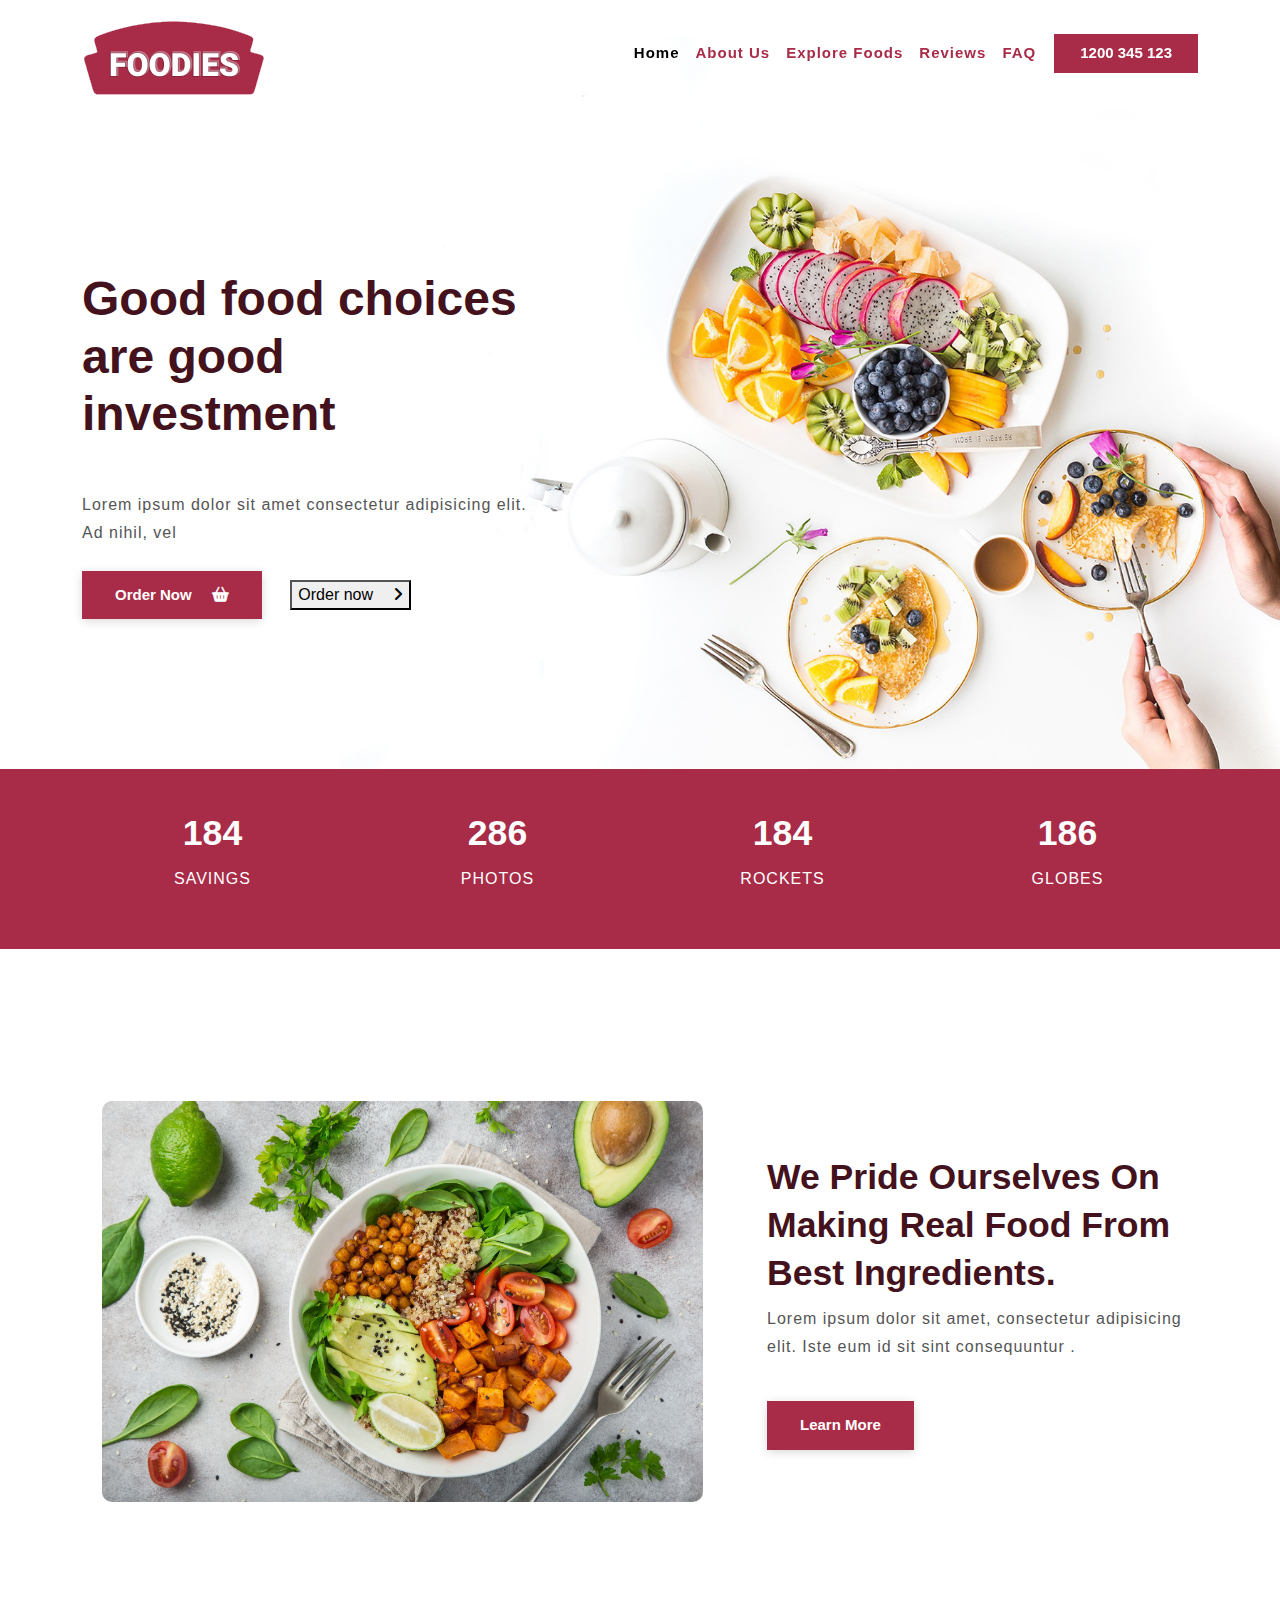
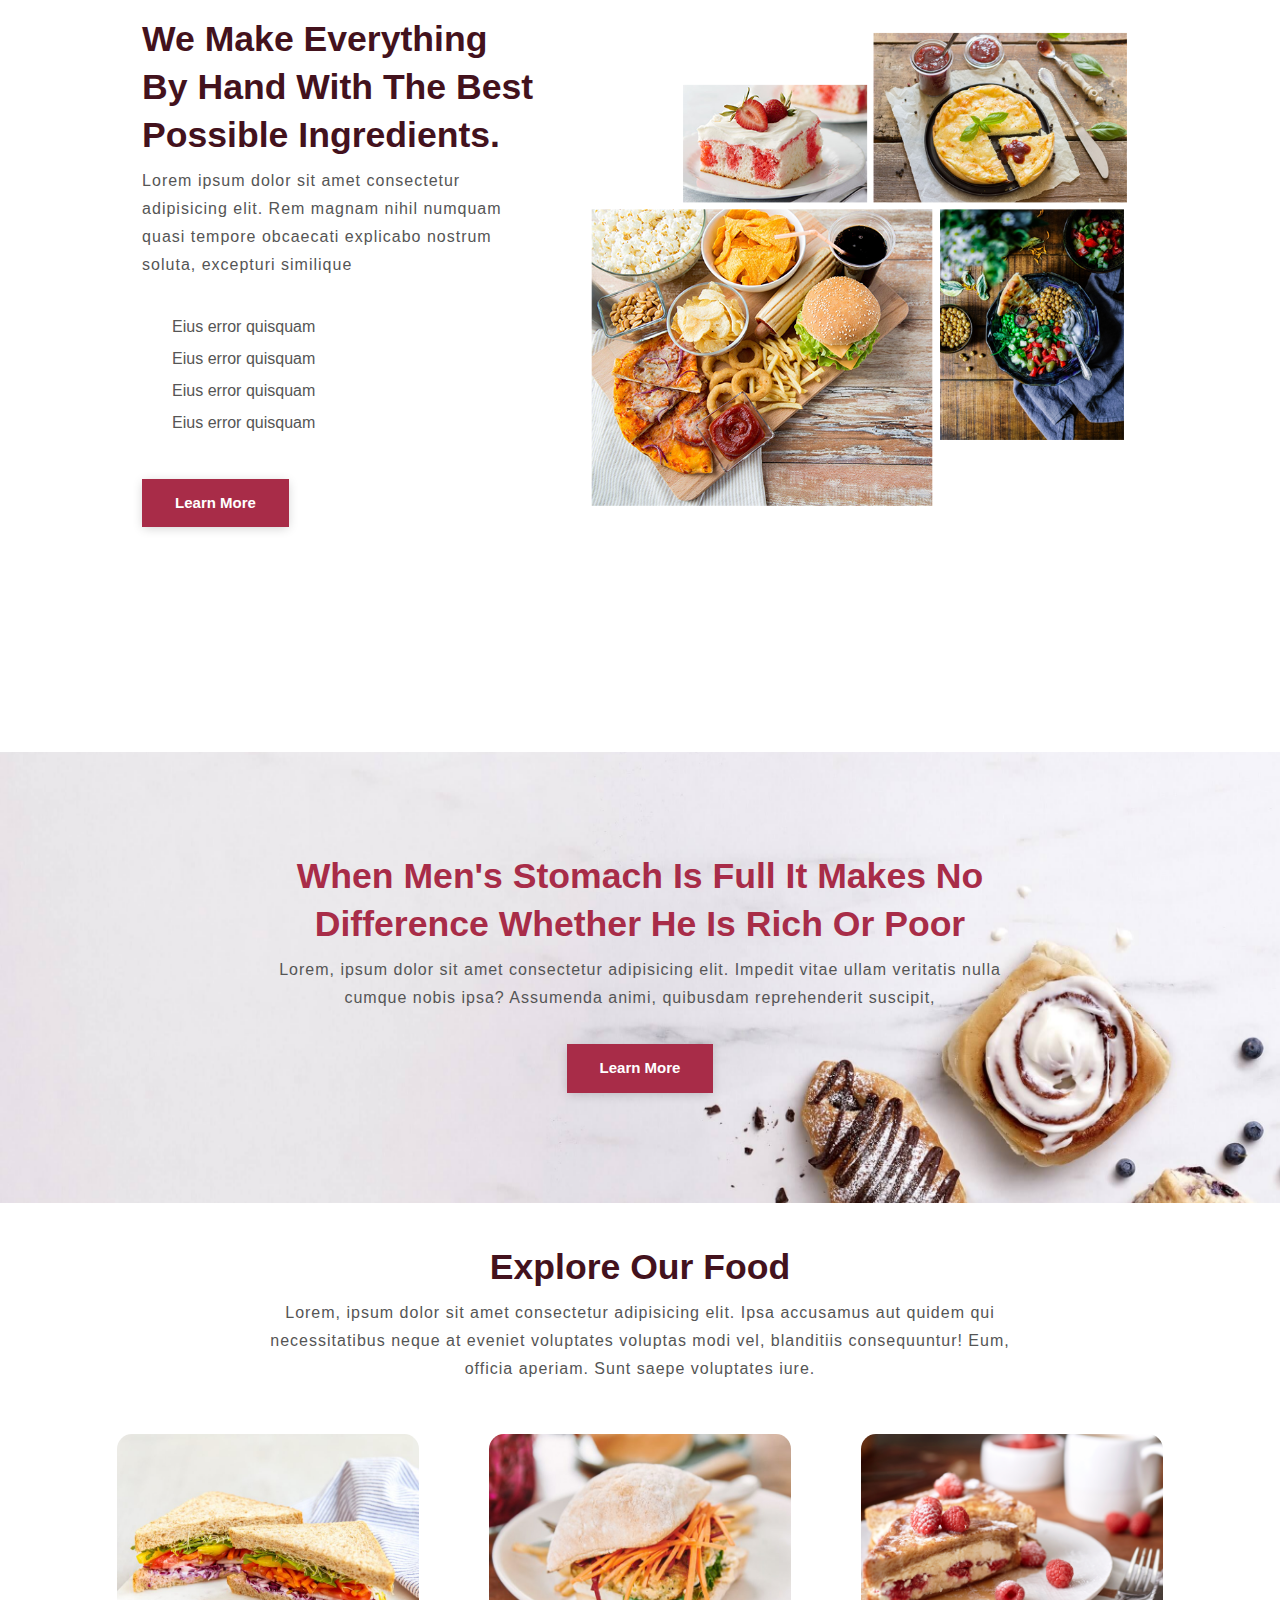
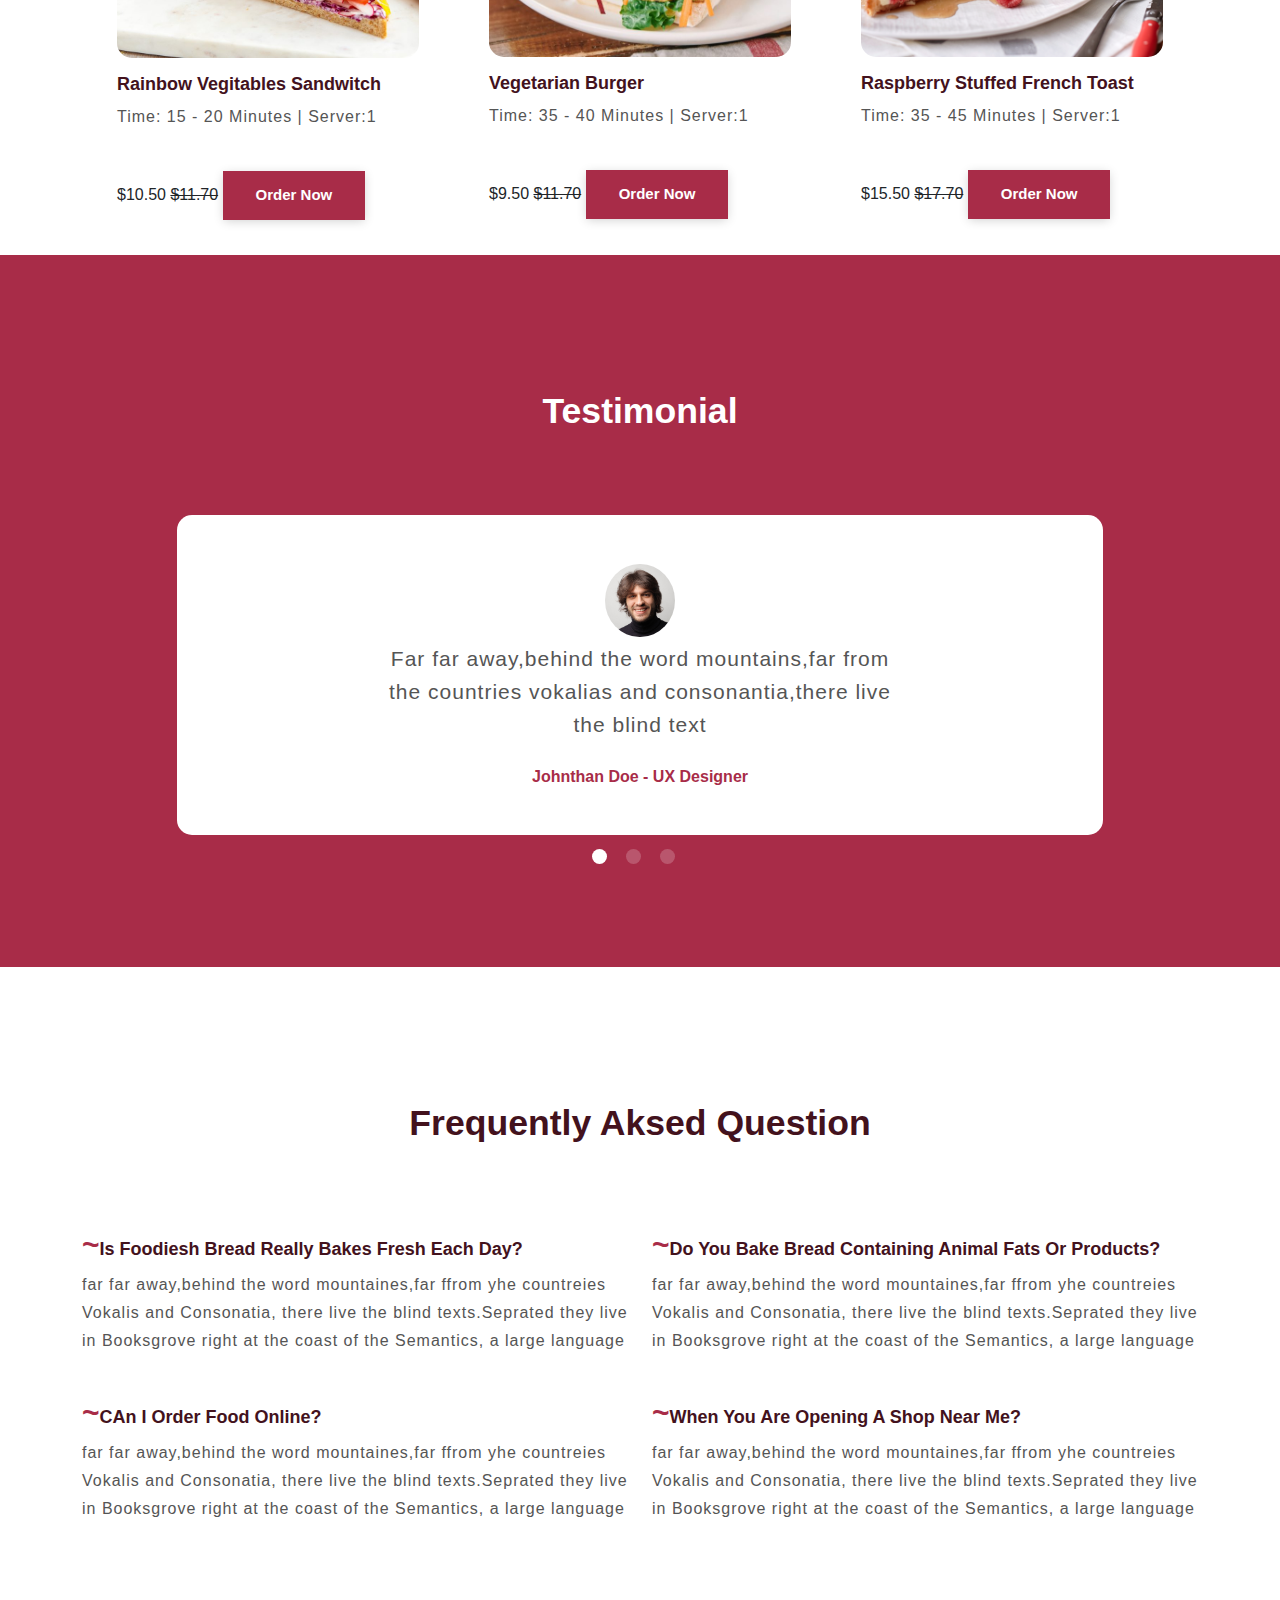
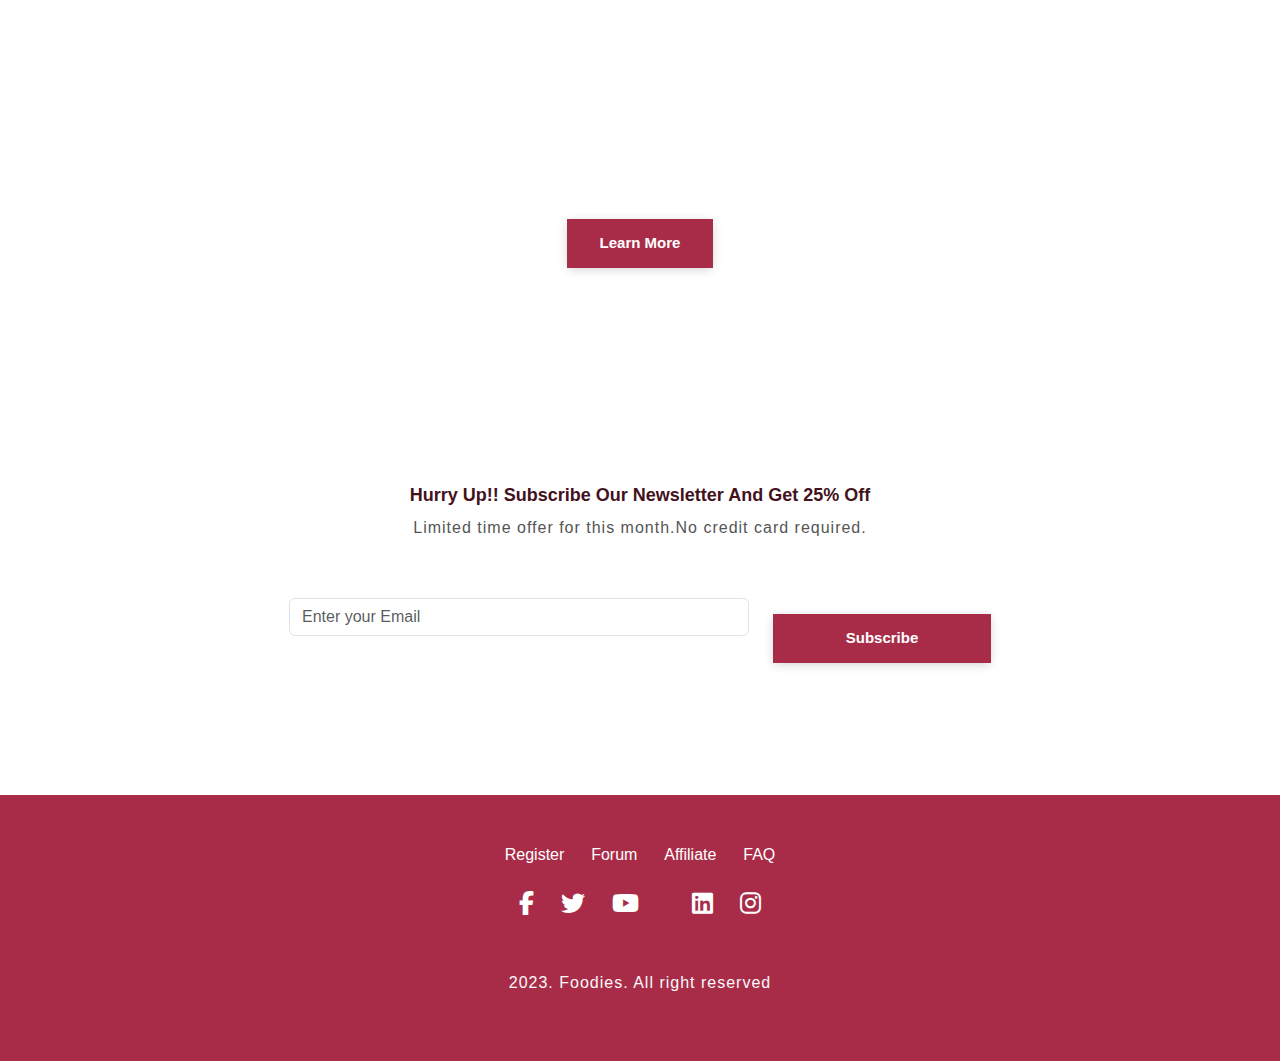
<file: index.html>
<!DOCTYPE html>
<html lang="en">
<head>
    <meta charset="UTF-8">
    <meta name="viewport" content="width=device-width, initial-scale=1.0">
    <title>Foodies</title>
    <link href="https://cdn.jsdelivr.net/npm/bootstrap@5.3.1/dist/css/bootstrap.min.css" rel="stylesheet">
    <link rel="stylesheet" href="https://cdnjs.cloudflare.com/ajax/libs/font-awesome/6.4.2/css/all.min.css"/>

    <!-- OWN css -->
    <link rel="stylesheet" href="css/style.css">
    <link rel="stylesheet" href="css/responsive-style.css">
</head>
<body>
    <!-- header design -->
    <nav class="navbar navbar-expand-lg navigation-warp">
        <div class="container">
          <a class="navbar-brand" href="#"><img src="./images/logo.png"></a>
          <button class="navbar-toggler" type="button" data-bs-toggle="collapse" data-bs-target="#navbarText"
           aria-controls="navbarText" aria-expanded="false" aria-label="Toggle navigation">
            <!-- <span class=" fas fa-stream navbar-toggler-icon"></span> -->
            <i  class="fas fa-stream navbar-collapse-icon"></i>
          </button>
          <div class="collapse navbar-collapse" id="navbarText">
            <ul class="navbar-nav ms-auto mb-2 mb-lg-0">
              <li class="nav-item">
                <a class="nav-link active" aria-current="page" href="#home">Home</a>
              </li>
              <li class="nav-item">
                <a class="nav-link" href="#about">About Us</a>
              </li>
              <li class="nav-item">
                <a class="nav-link" href="#explore-food">Explore Foods</a>
              </li>
              <li class="nav-item">
                <a class="nav-link" href="#testimonial">Reviews</a>
              </li>
              <li class="nav-item">
                <a class="nav-link" href="#faq">FAQ</a>
              </li>
              <li><button class="main-btn">1200 345 123</button></li>
            </ul>
          </div>
        </div>
      </nav>

    <!-- section=1 top-banner -->
      <section id="home">
        <div class="container-fluid px-0 top-banner">
          <div class="container">
            <div class="row">
              <div class="col-lg-5 col-md-6">
                <h1>Good food choices are good investment</h1>
                <p>Lorem ipsum dolor sit amet consectetur adipisicing elit. Ad nihil, vel </p>
                <div class="mt-4">
                  <button class="main-btn">Order now <i class="fas fa-shopping-basket ps-3"></i></button>
                  <button class="white-btn ms-lg-4 mt-lg-0">Order now <i class="fas fa-angle-right ps-3"></i></button>
                </div>
              </div>
            </div>
          </div>

        </div>
      </section>

    <!-- section-2 counter -->
    <section id="counter">
      <section class="counter-section">
        <div class="container">
          <div class="row text-center">
            <div class="col-md-3 mb-lg-0 mb-md-0 mb-5">
              <h2>
                <span id="count1"></span>
              </h2>
              <p>SAVINGS</p>
            </div>

            <div class="col-md-3 mb-lg-0 mb-md-0 mb-5">
              <h2>
                <span id="count2"></span>
              </h2>
              <p>PHOTOS</p>
            </div>
            <div class="col-md-3 mb-lg-0 mb-md-0 mb-5">
                <h2>
                  <span id="count3"></span>
                </h2>
                <p>ROCKETS</p>
              </div>

                <div class="col-md-3 mb-lg-0 mb-md-0 mb-5">
                  <h2>
                    <span id="count4"></span>
                  </h2>
                  <p>GLOBES</p>
                </div>
          </div>
        </div>
      </section>
    </section>

    <!-- section-3 about -->

    <section id="about">
      <div class="about-section wrapper">
        <div class="container">
          <div class= "row align-items-center">
            <div class="col-lg-7 col-md-12 mb-lg-0 mb-5">
              <div class="card border-0">
                <img src="images/img/img-1.png" class="img-fluid">
              </div>
            </div>
            <div class="col-lg-5 col-md-12 text-sec">
              <h2>We Pride ourselves on making real food from best ingredients.</h2>
              <p>Lorem ipsum dolor sit amet, consectetur adipisicing elit. Iste eum id sit sint consequuntur .</p>
              <button class="main-btn mt-4">Learn More</button>
            </div>
          </div>
      </div>

      <div class="container food-type">
        <div class="row align-items-center">
          <div class="col-lg-5 col-md-12 text-sec mb-lg-0 mb-5">
            <h2>We make everything by hand with the best possible ingredients.</h2>
            <p>Lorem ipsum dolor sit amet consectetur adipisicing elit. Rem magnam nihil numquam quasi tempore obcaecati explicabo nostrum soluta, excepturi similique </p>
            <ul class="list-unstyled py-3">
              <li> Eius error quisquam</li>
              <li> Eius error quisquam</li>
              <li> Eius error quisquam</li>
              <li> Eius error quisquam</li>
            </ul>
            <button class="main-btn mt-4">Learn More</button>
          </div>
          <div class="col-lg-7 col-md-12">
            <div class="card border-0">
              <img src="images/img/img-2.png" class="img-fluid">
            </div>
          </div>
        </div>
      </div>
      
        </div>
      </div>

      </div>
    </section>

    <section id="story">
      <div class="story-section">
        <div class="container">
          <div class="row">
            <div class="col-sm-12">
              <div class="text-content">
                <h2>When men's stomach is full 
                  it makes no difference whether he is rich or poor</h2>
                  <p>Lorem, ipsum dolor sit amet consectetur adipisicing elit. 
                    Impedit vitae ullam veritatis nulla cumque nobis ipsa? Assumenda animi, quibusdam reprehenderit suscipit,
                  </p>
                  <button class="main-btn mt-3">Learn More</button>
              </div>
            </div>
          </div>
        </div>
      </div>
    </section>

    <!-- section-3 story -->

    <!-- section-4 explore food --> 
    <section id="explore-food">
      <div class="explore-food">
        <div class="container">
          <div class="row">
            <div class="col-sm-12" style="margin-top: 40px;">
              <div class="text-content text-center">
                <h2>Explore our food</h2>
                <p>Lorem, ipsum dolor sit amet consectetur adipisicing elit. 
                  Ipsa accusamus aut quidem qui necessitatibus neque at eveniet 
                  voluptates voluptas modi vel,
                   blanditiis consequuntur! Eum, officia aperiam. Sunt saepe voluptates iure.</p>
              </div>
            </div>
          </div>

          <!-- pt-5 means padding from top will be 5 -->

          <div class="row-pt-5">
              <div class="col-lg-4 col-md-6 mb-lg-0 mb-5">
                <div class="card">
                  <img src="images/img/img-3.jpg" class="img-fluid">
                  <div class="pt-3">
                    <h4>Rainbow Vegitables sandwitch</h4>
                    <p>Time: 15 - 20 Minutes | Server:1</p>
                    <span>$10.50 <del>$11.70</del></span>
                    <button class="mt-4 main-btn">Order Now</button>
                  </div>
                </div>
              </div>

              <div class="col-lg-4 col-md-6 mb-lg-0 mb-5">
                <div class="card">
                  <img src="images/img/img-4.jpg" class="img-fluid">
                  <div class="pt-3">
                    <h4>Vegetarian Burger</h4>
                    <p>Time: 35 - 40 Minutes | Server:1</p>
                    <span>$9.50 <del>$11.70</del></span>
                    <button class="mt-4 main-btn">Order Now</button>
                  </div>
                </div>
              </div>

              <div class="col-lg-4 col-md-6 mb-lg-0 mb-5">
                <div class="card">
                  <img src="images/img/img-5.jpg" class="img-fluid">
                  <div class="pt-3">
                    <h4>Raspberry Stuffed French Toast</h4>
                    <p>Time: 35 - 45 Minutes | Server:1</p>
                    <span>$15.50 <del>$17.70</del></span>
                    <button class="mt-4 main-btn">Order Now</button>
                  </div>
                </div>
              </div>

              
            </div>
          </div>
        </div>
  </section>

    <!-- section-5 testimonial -->
    <!-- <section id="testimonial">
      <div class="wrapper testimonial-section">
        <div class="container text-center">
          <div class="text-center pb-4">
            <h2>Testimonial</h2>
          </div>
          <div class="row">
            <div class="col-sm-12 col-lg-10 offset-lg-1">
              <div id="carouselExampleDark" class="carousel slide" data-bs-ride="carousel">

              <div class="carousel-indicators">
               <button type="button" data-bs-target="#carouselExampleDark" data-bs-slide-to="0" class="active"
               aria-current="true" aria-label="Slide 1"></button>

              <button type="button" data-bs-target="#carouselExampleExampleark" data-bs-slide-to="1" 
                aria-label="Slide 2"></button>

              <button type="button" data-bs-target="#carouselExampleExampleDark" data-bs-slide-to="2" 
                aria-label="Slide 3"></button>
              </div>

              <div class="carousel-inner">
                <div class="carousel-item active">
                 <div class="carousel-caption">
                  <img src="images/review/review-1.jpg">
                  <p>"far far away, behind the word mountains,for from the countries Vokalis and Consonantia,
                     there live the blind text."</p>
                  <h5>Johnthan Doe - ux Designer</h5>
                </div>
                </div>
                <div class="carousel-item">
                  <div class="carousel-caption">
                    <img src="images/review/review-2.jpg">
                    <p>"far far away, behind the word mountains,for from the countries Vokalis and Consonantia,
                      there live the blind text."</p>
                      <h5>Maccy Doe - Front End</h5>
                  </div>
                </div>
                <div class="carousel-item">
                  <div class="carousel-caption">
                    <img src="images/review/review-1.jpg">
                    <p>"far far away, behind the word mountains,for from the countries Vokalis and Consonantia,
                      there live the blind text."</p>
                      <h5>Johnthan doe - UX Designer</h5>
                  </div>
                </div>
              </div>
           </div>
          </div>
        </div>
      </div>
    </section> -->

    <!-- testimonial section-5 -->
    <section id="testimonial">
      <div class="wrapper testimonial-section">
        <div class="container text-center">
          <div class="text-center pb-4">
            <h2>Testimonial</h2>
          </div>
          <div class="row">
            <div class="col-sm-12 col-lg-10 offset-lg-1">
              <div id="carouselExampleDark" class="carousel slide" data-bs-ride="carousel">
                <div class="carousel-indicators">

              <button type="button" data-bs-target="#carouselExampleDark" data-bs-slide-to="0" class="active" aria-current="true" aria-label="Slide 1"></button>
              <button type="button" data-bs-target="#carouselExampleDark" data-bs-slide-to="1" aria-label="Slide 2"></button>
              <button type="button" data-bs-target="#carouselExampleDark" data-bs-slide-to="2" aria-label="Slide 3"></button>
              </div>
              <div class="carousel-inner">
                <div class="carousel-item active">
                  <div class="carousel-caption">
                    <img src="images/review/review-1.jpg">
                    <p>Far far away,behind the word mountains,far from
                       the countries vokalias and consonantia,there live the blind text</p>
                       <h5>Johnthan Doe - UX Designer</h5>
                  </div>
                </div>
              <div class="carousel-item">
                <div class="carousel-caption">
                  <img src="images/review/review-2.jpg">
                  <p>Far far away,behind the word mountains,far from
                    the countries vokalias and consonantia,there live the blind text</p>
                    <h5>Maccy Doe - Front End</h5>
                </div>
              </div>
              <div class="carousel-item">
                <div class="carousel-caption">
                  <img src="images/review/review-1.jpg">
                 <p>Far far away,behind the world mountains far from the countries Vokalia and Consonantia,there live the blindtext</p>
                 <h5>Johnthan doe - UX Designer</h5>
                </div>
              </div>
            </div>
          </div>
      </div>
</section>




    <!-- section-6 faq -->
    <section id="faq">
      <div class="faq wrapper">
        <div class="container">
          <div class="row">
            <div class="col-sm=12">
              <div class="text-center pb-4">
                <h2>Frequently Aksed Question</h2>
              </div>
            </div>
          </div>

          <div class="row pt-5">
            <div class="col-sm-6 mb-4">
              <h4><span>~</span>Is Foodiesh Bread really bakes fresh each day?</h4>
              <p>far far away,behind the word  mountaines,far ffrom yhe countreies Vokalis and Consonatia,
                there live the blind texts.Seprated they live in Booksgrove right at the coast of the Semantics, a large language</p>
            </div>
            <div class="col-sm-6 mb-4">
              <h4><span>~</span>Do you bake Bread containing animal fats or Products?</h4>
              <p>far far away,behind the word  mountaines,far ffrom yhe countreies Vokalis and Consonatia,
                there live the blind texts.Seprated they live in Booksgrove right at the coast of the Semantics, a large language</p>
            </div>
            <div class="col-sm-6 mb-4">
              <h4><span>~</span>CAn i order food online?</h4>
              <p>far far away,behind the word  mountaines,far ffrom yhe countreies Vokalis and Consonatia,
                there live the blind texts.Seprated they live in Booksgrove right at the coast of the Semantics, a large language</p>
            </div>
            <div class="col-sm-6 mb-4">
              <h4><span>~</span>When you are opening a shop near me?</h4>
              <p>far far away,behind the word  mountaines,far ffrom yhe countreies Vokalis and Consonatia,
                there live the blind texts.Seprated they live in Booksgrove right at the coast of the Semantics, a large language</p>
            </div>
           </div>
        </div>
      </div>
    </section>

    <!-- section-7 book-food -->
    <section id="book-food">
      <div class="book-food">
        <div class="container book-food-text">
          <div class="row text-center">
          <div class=" col-lg-9  col-md-12">
            <h2>Baked fresh daily by bakers with passion</h2>
          </div>
          <div class="col lg-3 col-md-12 mt-lg-0 mt-4">
            <button class="main-btn">Learn More</button>
          </div>
        </div>
      </div>
      </div>
    </section>

    <!-- section-8 newsletter -->
    <section id="newsletter">
      <div class="newsletter wrapper">
        <div class="container">
          <div class="row">
          <div class="col-sm-12">
            <div class="text-center text center pb-4">
            <h4>Hurry up!! Subscribe our newsletter and get 25% off</h4>
            <p>Limited time offer for this month.No credit card required.</p>
          </div>
          <form class="newsletter">
            <div class="row">
            <div class="col-md-8 col-12">
          <input class="form-control" placeholder="Enter your Email" name="Email" type="Email">
          </div>
          <div class="col-md-4 col-12">
            <button class="main-btn" type="submit">Subscribe</button>
          </div>
          </div>
         </form>
        </div>
      </div>
      </div>
    </div>
     </section>

    <!-- sectition-9 footer -->
    <!-- <section id="footer">
      <div class="footer wrapper">
        <div class="container">
          <div class="row">
            <div class="col lg-12 col-md-6 ">
              <div class=""></div>
              
              
            </div>
          </div>
        </div>
      </div>
    </section>
     -->
    <footer id="footer">
      <div class="footer py-5">
        <div class="container">
          <div class="row">
            <div class="col-md-12 text-center">
              <a class="footer-link" href="#">Register</a>
              <a class="footer-link" href="#">Forum</a>
              <a class="footer-link" href="#">Affiliate</a>
              <a class="footer-link" href="#">FAQ</a>
              <div class="footer-social pt-4 text-center">
                <a href="#"><i class="fab fa-facebook-f"></i></a>
                <a href="#"><i class="fab fa-twitter"></i></a>
                <!-- <a href="#"><i class="fab fa-twitter"></i></a> -->
                <a href="#"><i class="fab fa-youtube"></i></a>
                <a href="#"><i class="fab fa-dribble"></i></a>
                <a href="#"><i class="fab fa-linkedin"></i></a>
                <a href="#"><i class="fab fa-instagram"></i></a>
              </div>
            </div>
            <div class="col-sm-12">
              <div class="copy-right text-center">
                <p class="text-light">2023. Foodies. All right reserved</p>
              </div>
            </div>
          </div>
        </div>
      </div>
    </footer>

    <!-- js libraries -->

    <script src="https://cdn.jsdelivr.net/npm/@popperjs/core@2.11.8/dist/umd/popper.min.js"></script>
    <script src="https://cdn.jsdelivr.net/npm/bootstrap@5.3.1/dist/js/bootstrap.min.js"></script>

    <!-- own js -->
    <script src="main.js"></script>
</body>
</html>
</file>
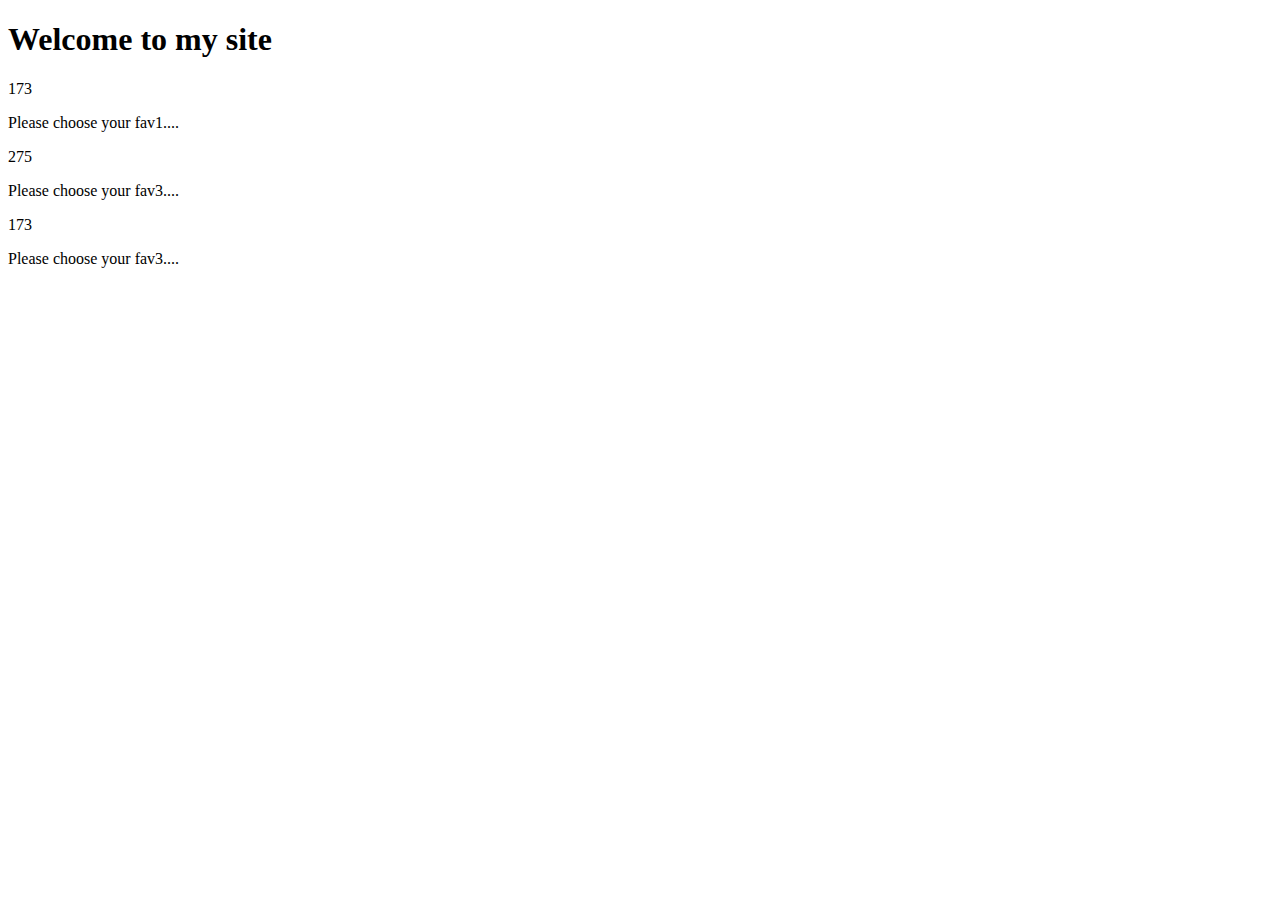
<file: index2.html>
<!DOCTYPE html>
<html lang="en">
<head>
    <meta charset="UTF-8">
    <meta name="viewport" content="width=device-width, initial-scale=1.0">
    <title>Document</title>
</head>
<body>
    <div id="first">
        <h1>Welcome to my site</h1>
        <span id="count1"></span>
        <p>Please choose your fav1....</p>
        <span id="count2"></span>
        <p>Please choose your fav3....</p>
        <span id="count3"></span>
        <p>Please choose your fav3....</p>
        </div>
        <script src="index.js"></script>
</body>
</html>
</file>
<file: css/style.css>
@import url("https://fonts.googleapis.com/css2?family=Alumni+Sans+Collegiate+One&family=Alumni+Sans+Pinstripe&family=Merriweather:ital,wght@1,300&family=Montserrat:wght@300&family=Roboto:wght@300;400;500;700;900&family=Sacramento&family=Silkscreen:wght@700&display=swap" rel="stylesheet">);

*,
*:ater,
*:before {
    -webkit-box-sizing: border-box;
    box-sizing: border-box;
    margin: 0;
    padding: 0;
}

:active,
:hover,
:focus {
    outline: 0 !important;
    outline-offset: 0;
}

a,
a:hover{
    text-decoration: none;
}

a:hover {
    color: var(--primary-color) !important;
}

ul,
ol{
    margin: 0;
    padding: 0;
}

  /* =====Variable Define ==== */

  :root{
    --primary-color:#A82C48;
    --secondary-color:#43121d;
    --third-color:#f98169;
    --white-color:#fff;
    --text-color:#555;
    --text-gray:#999;
    --black-color:#000;
    --primary-font:'Roboto',sans-serif;
    --secondary-font:'Quicksand',sans-serif;
}

html{
    scroll-behavior: smooth;
}

body{
    font-family: var(--primary-font);
    font-size: 100%;
    font-weight: 400;
}

/* custom Scroll */

::-webkit-scrollbar{
    width: 0.625rem;
}
::-webkit-scrollbar-track{
    background:  var(--white-color);
}

::-webkit-scrollbar-thumb{
    background:  var(--primary-color);
}


/* Custom CSS design */

h1{
    font-size: 3rem;
    font-weight: 900;
    margin-bottom: 3rem;
    color: var(--secondary-color);
}

h2{
    font-weight: 700;
    font-size: 2.225rem;
    text-transform: capitalize;
    font-family: var(--secondary-font);
    color: var(--secondary-color);
    line-height: 3rem;
}

h4{
    color: var(--secondary-color);
    font-family: var(--secondary-font);
    text-transform: capitalize;
    font-size: 18px;
    font-weight: 800;
    margin-bottom: 0.5rem;
}

h5{

    color: var(--primary-color);
    font-family: var(--secondary-font);
    text-transform: capitalize;
    font-size: 1rem;
    font-weight: 800;
    margin-bottom: 0.5rem;
}

p{
    font-size: 1rem;   /*1rem = 16px */
    color: var(--text-color);
    font-weight: 400;
    line-height: 1.75rem;
    letter-spacing: 1px;
}

.main-btn{

    display: inline-block;
    padding: 0.625rem 1.875rem;
    line-height: 1.5625 rem;
    background-color: var(--primary-color);
    border: 0.1875rem solid var(--primary-color);
    color: var(--white-color);
    font-size: 0.9375rem;
    font-weight: 600;
    text-transform: capitalize;
    box-shadow: 0px 2px 10px -1px rgb(0 0 0 / 19%);
    -webkit-transition:all .4s ease-out 0s;
    -o-transition: all .4s ease-out 0s;
    -moz-transition: all .4s ease-out 0s;
    transition:all .4s ease-out 0s;
}

.main-btn:hover{
    background-color: transparent;
    color: var(--primary-color);
}

.white-btn:hover{
    background-color: transparent;
    color: var(--primary-color);
    border-color: var(--primary-color);
}
.wrapper{
    padding-top:  8.25rem;
    padding-bottom: 8.25rem;
}
.text-content{
    width: 70%;
    margin: auto;
}

.counter-section h2,
.testimonial-section h2,
.book-food-text h2{
    color: var(--white-color);
}


/*Header design*/
.navigation-warp{
    position: fixed;
    width: 100%;
    left: 0;
    z-index:1000;
    -webkit-transition:all 0.3s ease-out;
    transition: 0.3s ease-out;
}

.navigation-warp .nav-item{
    padding: 0 0 0.625rem;
    transition: all 200ms linear;
}

.navbar-toggler:focus{
    outline: unset;
    border: unset;
    box-shadow: none;
}
.nav-link{
    font-size: 0.9375rem;
    font-weight: 600;
    text-transform: capitalize;
    color: var(--primary-color);
    letter-spacing: 1px;
}

.navigation-warp .main-btn{
    padding: 0.3125rem  1.4375rem;
    box-shadow: none;
    margin-left: 0.625rem;
}
.navigation-warp.scroll-on{
    position: fixed;
    top: 0;
    left: 0;
    width: 100%;
    background: var(--white-color);
    box-shadow: 0 0.125rem 1.75rem 0 rgb(0, 0, 0,0.09);
    transition: all .15s ease-in-out 0s;
}

/* =============================== */
   /* top-banner Design */
/* =============================== */


.top-banner{
    width: 100%;
    background: url('../images/bg/bg-1.jpg') no-repeat center;
    background-size: cover;
    padding:16.875rem 0 9.375rem ;
}

/* counter Design */
.counter-section{
    background-color: var(--primary-color);
    padding: 2.5rem 0;
    
}

.counter-section p{
    color: var(--white-color);
    text-transform: uppercase;
}

/* about section Design */

.about-section{
    background: var(--white-color);
}

.about-section .card,
.about-section .card img{
    border-radius: 0.625rem; 
}
.about-section .text-sec{
    padding-left: 2rem;
}

/* food type section design */

.food-type{
    padding: 3.255rem;
}
.food-type ul li{
    font-size: 1rem;
    color: var(--text-color);
    line-height: 32px;
    position: relative;
    margin-left:30px;
}

.food-type ul li::before{
    position: absolute;
    left:-2.1875rem;
    color: var(--primary-color);
    font-size: 1.25rem;
    font-family: "font-awesome 5 Free";
    content: '\f00c';
    display: inline-block;
    padding-right: 3px;
    vertical-align:middle;
    font-weight: 9000;
}

.story-section{
    width: 100%;
    height: 28.15rem;
    background: url('../images/bg/bg-2.jpg') no-repeat center;
    background-size: cover;
    padding-top: 100px;
    text-align: center;
}
.story-section h2{
    color: var(--primary-color);
}

==========================
/* Explore-food */
========================

.explore-food{
    margin-top: 20px;
}
.explore-food .card{
    display: flex;
    border: none;
    background-color: transparent;
    border-radius: 0.9375rem;
    padding: 15px;
}

.explore-food .card img{
    border-radius: 0.9375rem;
    object-fit: cover;
}
 
.row-pt-5{
    display: flex;
}
.card{
    margin: 20px;
}


/* testimonial-section design */

.testimonial-section{
    background-color: var(--primary-color);
}

.testimonial-section .carousel-item{
    margin-top: 3rem;
    padding: 10rem 3.125rem;
    background-color: var(--white-color);
    border-radius: 0.9375rem;
    text-align: center;  
}

.testimonial-section .carousel-caption img{
    max-width: 5rem; 
    border-radius: 50%;
    padding: 0.3125rem;
}
.testimonial-section .carousel-item .carousel-caption p{
    font-size: 1.3125rem;
    line-height: 2.0625rem;
    padding:0 11% 0.625rem;
}
.testimonial-section .carousel-indicators{
    bottom: -2.8125rem;
}

.testimonial-section .carousel-indicators button{
    width: 15px;
    height: 15px;
    outline: none;
    border-radius: 50%;
    border: none;
    margin-right: 1rem;
    opacity: 0.2;
}
.testimonial-section .carousel-indicators button.active{
    opacity: 1;
}

/* FAQ section Design */

.faq h4 span{
    color: var(--primary-color);
    font-size: 1.875rem;
    margin: right 0.3125rem; ;
}

.book-food{
    width: 100%;
    background: url("../images/img/img-1.png") no-repeat center;
    background: cover;
    background-attachment: fixed;
    background-position:0 71.9px;
    padding:4.3rem 4.3rem;
    display: flex;
}

/* form control */
.newsletter{
    width: 55%;
    margin: 0 auto;
}
.newsletter.form-control{
    height: 3.225rem;
    width: 100%;
    padding:0 1.25rem;
    border: none;
    border-radius: 0;
    font-size: 0.875rem;;
    font-weight: 400;
    background: transparent;
    border: 0.875rem solid var(--text-gray);
    color: var(--black-color);
}
.newsletter.form-control:hover,
.newsletter.form-control:focus{
    outline: none;
    box-shadow: none;
    border-color:var(--primary-color); 
}
.footer{
    background: var(--primary-color);
}

.footer .footer-link{
    font-size: 1rem;
    color: var(--white-color);
    padding: 0 1.875rem;
}

.footer .footer-link a:hover{
    color: var(--white-color) !important;
}

.footer a i{
    font-size: 1.5rem;
    color: var(--white-color);
    padding: 0 1rem;
    /* gap: 100px; */
}
.footer-social{
    gap: 50px;
}
.copy-right{
    margin-top: 50px;
    margin-bottom: 0px;
}
</file>
<file: css/responsive-style.css>
@media (max-width:1024px){
    /* about section */
}

@media (max-width:991px){

    /* custom class */
    .text-content{
        width: 100%;
    }

    /* navbar brand */
    .navigantion-warp{
        text-align: center;
        background-color: var(--white-color);
    }
    .navigantion-warp .nav-link{
        line-height: 1.875rem;
    }

    /* banner Design */
    .top-banner{
        padding: 9.375rem 0 9.375rem;
    }


     /* carsoule design */
     .testimonial-section .carousel-item .carousel-caption p{
        padding: 0;

    
     }


}

@media (max-width:767px){
    /* custom css; */
    h1{
        font-size: 2rem;
        line-height: 2.0625rcap;
    }

    /* top banner */
    .top-banner{
        padding: 10.875 0 9.375rem;
    }


/* story section */
.story-section{
    height: auto;
    padding: 3rem 0;
}
}

/* carousel design */
.testimonial-section .carousel-item{
    padding: 11 rem 3.125rem;
}

/* newsletter */
.newsletter{
    width: 75%;
    margin-top: 1rem;
}
.newsletter .main-btn{
    width: 100%;
    margin-top: 1rem;
}
  /* footer link */

.footer .footer-link,
.footer a i{
    padding:0 0.7rem;
    
}


@media(max-width:330px){
    /* carousel design */
    .testimonial-section .carousel-item{
        padding: 13rem 3.125rem;
    }
}
</file>
